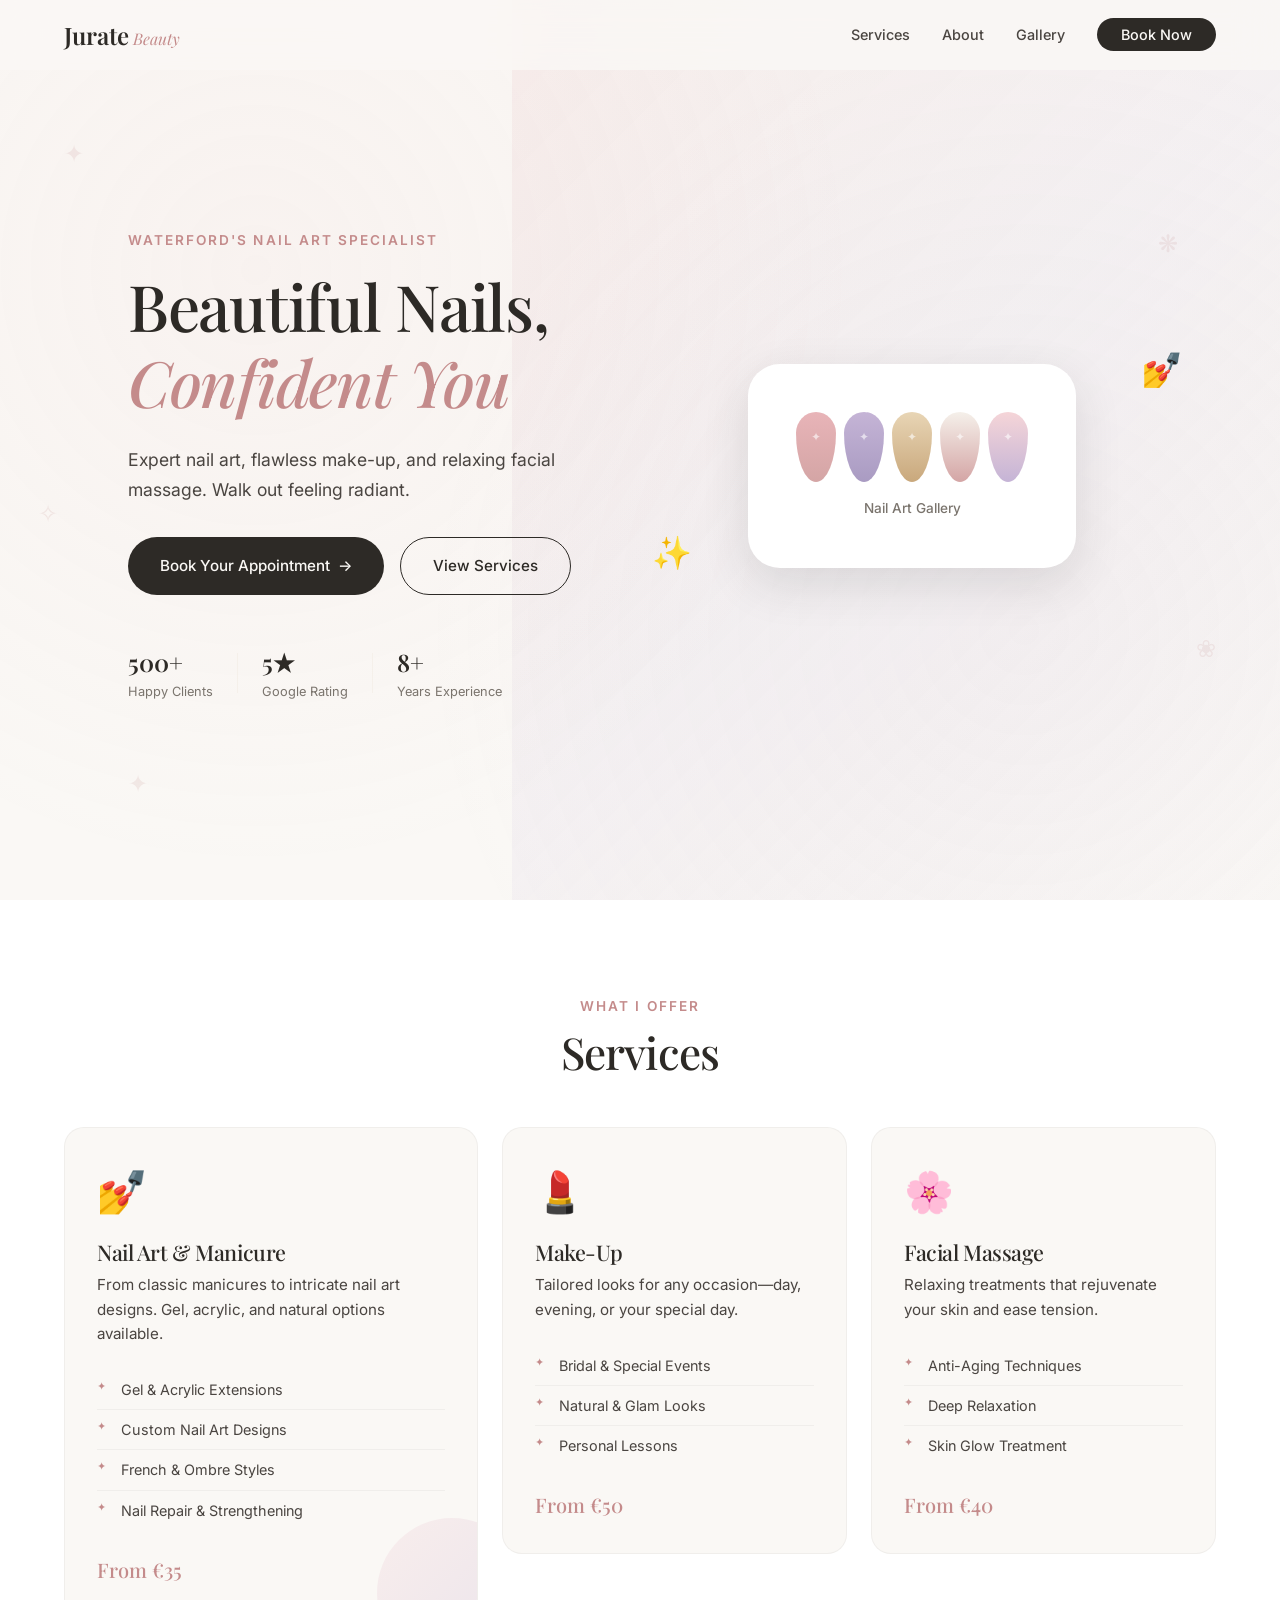
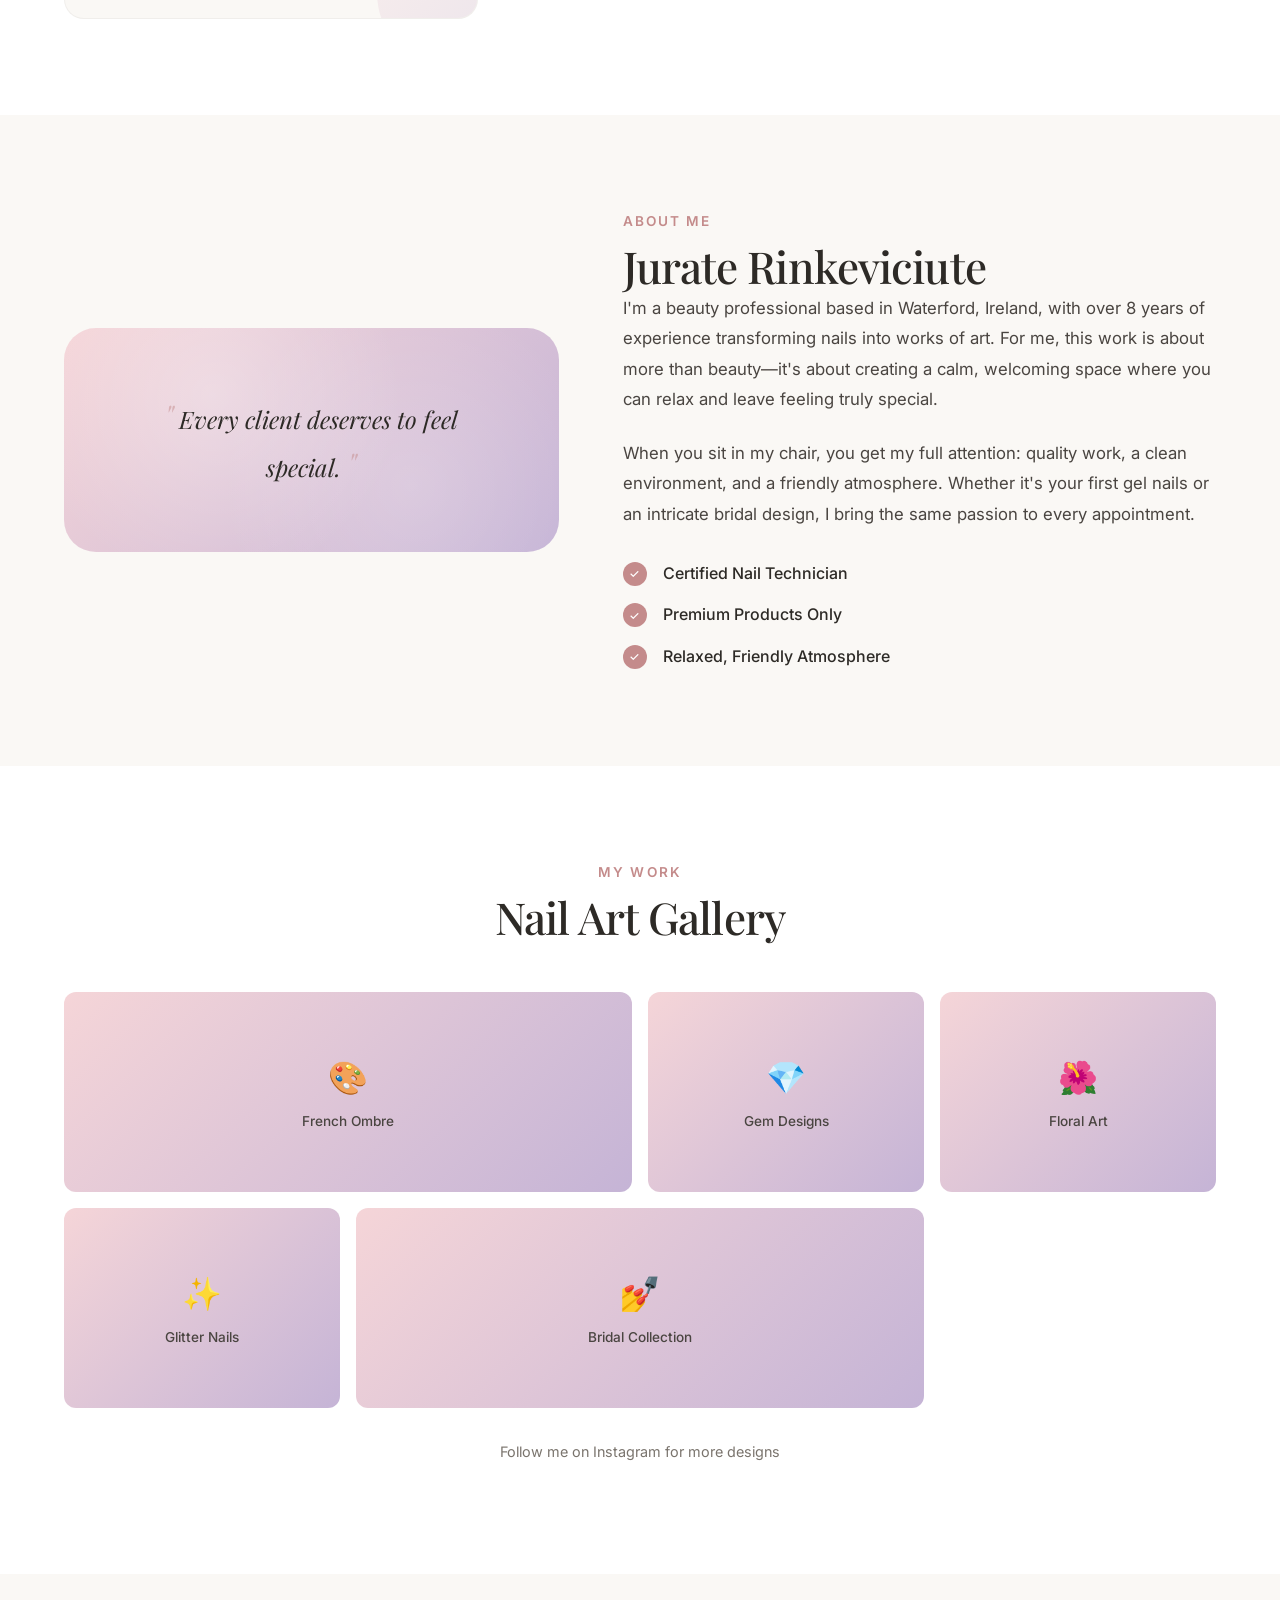
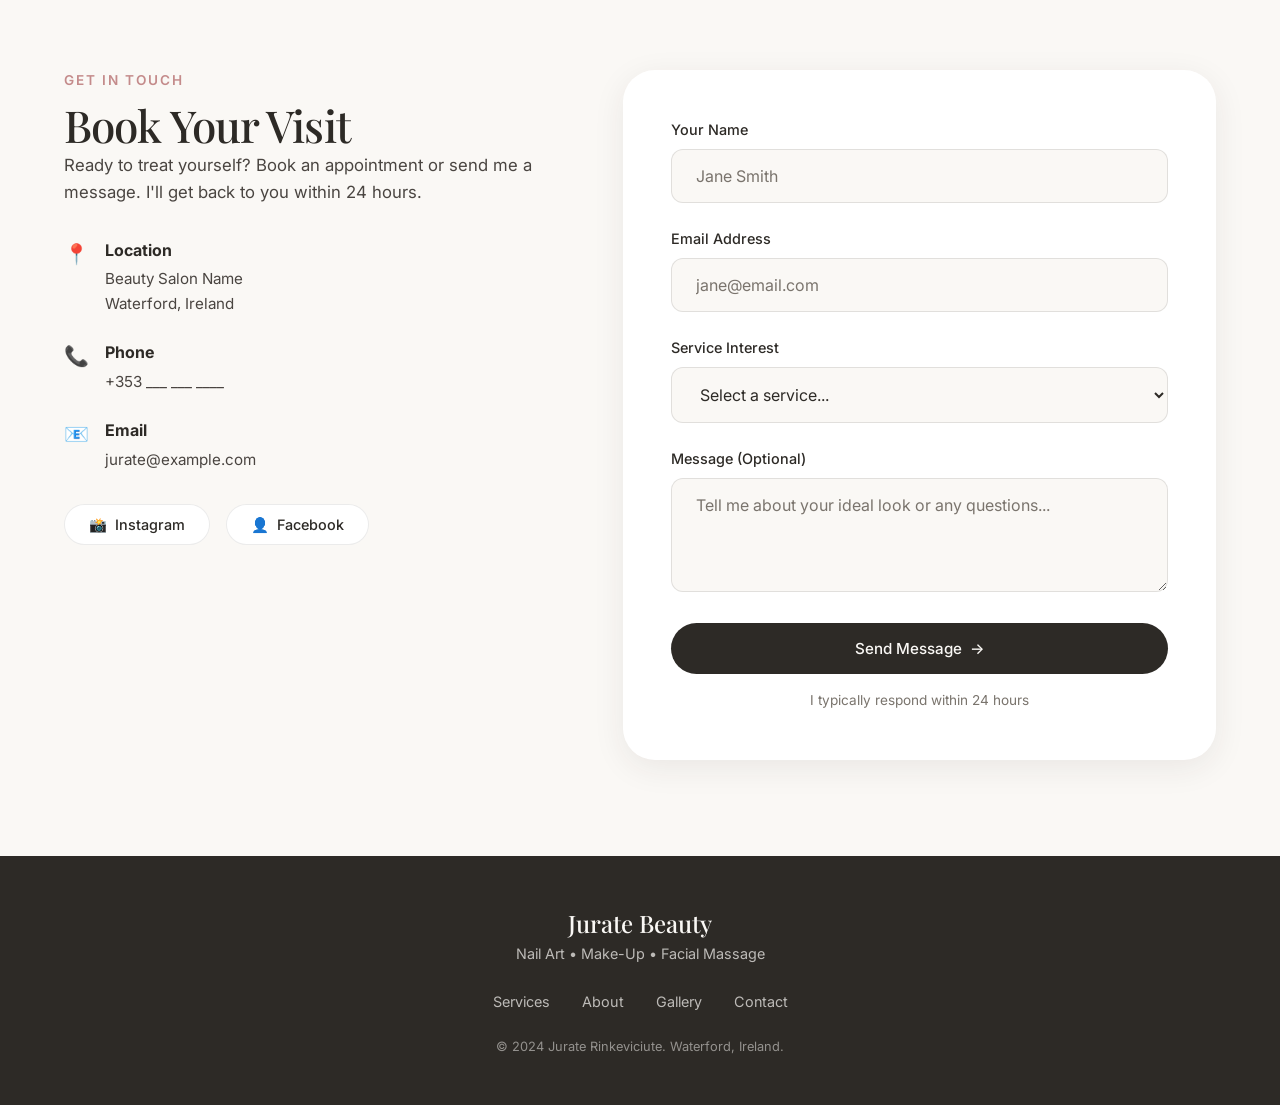
<file: index.html>
<!DOCTYPE html>
<html lang="en">
<head>
  <meta charset="UTF-8">
  <meta name="viewport" content="width=device-width, initial-scale=1.0">
  <title>Jurate Rinkeviciute – Nail Art & Beauty | Waterford</title>
  <meta name="description" content="Professional nail art, make-up and facial massage in Waterford, Ireland. Book your appointment with Jurate.">
  <link rel="preconnect" href="https://fonts.googleapis.com">
  <link rel="preconnect" href="https://fonts.gstatic.com" crossorigin>
  <link href="https://fonts.googleapis.com/css2?family=Playfair+Display:ital,wght@0,400;0,500;0,600;0,700;1,400&family=Inter:wght@300;400;500;600&display=swap" rel="stylesheet">
  <link rel="stylesheet" href="style.css">
</head>
<body>
  <!-- Decorative Background Pattern -->
  <div class="bg-pattern"></div>
  
  <!-- Floating Nail Art Elements -->
  <div class="floating-elements">
    <div class="float-element float-1">✦</div>
    <div class="float-element float-2">❋</div>
    <div class="float-element float-3">✧</div>
    <div class="float-element float-4">❀</div>
    <div class="float-element float-5">✦</div>
  </div>

  <header class="site-header">
    <nav class="nav">
      <a href="#hero" class="logo">
        <span class="logo-text">Jurate</span>
        <span class="logo-accent">Beauty</span>
      </a>
      <ul class="nav-list">
        <li><a href="#services">Services</a></li>
        <li><a href="#about">About</a></li>
        <li><a href="#gallery">Gallery</a></li>
        <li><a href="#contact" class="nav-cta">Book Now</a></li>
      </ul>
      <button class="mobile-menu-btn" aria-label="Menu">
        <span></span>
        <span></span>
        <span></span>
      </button>
    </nav>
  </header>

  <main>
    <!-- Hero - Asymmetric Layout -->
    <section class="hero" id="hero">
      <div class="hero-bg-gradient"></div>
      <div class="hero-content">
        <div class="hero-text">
          <p class="hero-tagline">Waterford's Nail Art Specialist</p>
          <h1 class="hero-title">
            Beautiful Nails,<br>
            <span class="title-accent">Confident You</span>
          </h1>
          <p class="hero-subtitle">
            Expert nail art, flawless make-up, and relaxing facial massage. 
            Walk out feeling radiant.
          </p>
          <div class="hero-cta-group">
            <a href="#contact" class="btn btn-primary">
              Book Your Appointment
              <span class="btn-icon">→</span>
            </a>
            <a href="#services" class="btn btn-ghost">View Services</a>
          </div>
          <div class="hero-trust">
            <div class="trust-item">
              <span class="trust-number">500+</span>
              <span class="trust-label">Happy Clients</span>
            </div>
            <div class="trust-divider"></div>
            <div class="trust-item">
              <span class="trust-number">5★</span>
              <span class="trust-label">Google Rating</span>
            </div>
            <div class="trust-divider"></div>
            <div class="trust-item">
              <span class="trust-number">8+</span>
              <span class="trust-label">Years Experience</span>
            </div>
          </div>
        </div>
        <div class="hero-visual">
          <div class="hero-card">
            <div class="nail-showcase">
              <div class="nail nail-1"></div>
              <div class="nail nail-2"></div>
              <div class="nail nail-3"></div>
              <div class="nail nail-4"></div>
              <div class="nail nail-5"></div>
            </div>
            <div class="showcase-label">Nail Art Gallery</div>
          </div>
          <div class="hero-decoration deco-1">💅</div>
          <div class="hero-decoration deco-2">✨</div>
        </div>
      </div>
    </section>

    <!-- Services - Bento Grid -->
    <section class="section services" id="services">
      <div class="container">
        <div class="section-header">
          <p class="section-tagline">What I Offer</p>
          <h2 class="section-title">Services</h2>
        </div>
        <div class="services-bento">
          <article class="bento-card bento-large">
            <div class="bento-icon">💅</div>
            <h3 class="bento-title">Nail Art & Manicure</h3>
            <p class="bento-desc">From classic manicures to intricate nail art designs. Gel, acrylic, and natural options available.</p>
            <ul class="bento-features">
              <li>Gel & Acrylic Extensions</li>
              <li>Custom Nail Art Designs</li>
              <li>French & Ombre Styles</li>
              <li>Nail Repair & Strengthening</li>
            </ul>
            <div class="bento-price">From €35</div>
            <div class="bento-decoration"></div>
          </article>
          
          <article class="bento-card">
            <div class="bento-icon">💄</div>
            <h3 class="bento-title">Make-Up</h3>
            <p class="bento-desc">Tailored looks for any occasion—day, evening, or your special day.</p>
            <ul class="bento-features">
              <li>Bridal & Special Events</li>
              <li>Natural & Glam Looks</li>
              <li>Personal Lessons</li>
            </ul>
            <div class="bento-price">From €50</div>
          </article>
          
          <article class="bento-card">
            <div class="bento-icon">🌸</div>
            <h3 class="bento-title">Facial Massage</h3>
            <p class="bento-desc">Relaxing treatments that rejuvenate your skin and ease tension.</p>
            <ul class="bento-features">
              <li>Anti-Aging Techniques</li>
              <li>Deep Relaxation</li>
              <li>Skin Glow Treatment</li>
            </ul>
            <div class="bento-price">From €40</div>
          </article>
        </div>
      </div>
    </section>

    <!-- About - Personal Touch -->
    <section class="section about" id="about">
      <div class="container">
        <div class="about-grid">
          <div class="about-visual">
            <div class="about-card">
              <div class="about-pattern"></div>
              <div class="about-quote">
                <span class="quote-mark">"</span>
                Every client deserves to feel special.
                <span class="quote-mark">"</span>
              </div>
            </div>
          </div>
          <div class="about-content">
            <p class="section-tagline">About Me</p>
            <h2 class="section-title text-left">Jurate Rinkeviciute</h2>
            <p class="about-text">
              I'm a beauty professional based in Waterford, Ireland, with over 8 years of experience 
              transforming nails into works of art. For me, this work is about more than beauty—it's 
              about creating a calm, welcoming space where you can relax and leave feeling truly special.
            </p>
            <p class="about-text">
              When you sit in my chair, you get my full attention: quality work, a clean environment, 
              and a friendly atmosphere. Whether it's your first gel nails or an intricate bridal design, 
              I bring the same passion to every appointment.
            </p>
            <div class="about-highlights">
              <div class="highlight-item">
                <span class="highlight-icon">✓</span>
                <span>Certified Nail Technician</span>
              </div>
              <div class="highlight-item">
                <span class="highlight-icon">✓</span>
                <span>Premium Products Only</span>
              </div>
              <div class="highlight-item">
                <span class="highlight-icon">✓</span>
                <span>Relaxed, Friendly Atmosphere</span>
              </div>
            </div>
          </div>
        </div>
      </div>
    </section>

    <!-- Gallery Placeholder -->
    <section class="section gallery" id="gallery">
      <div class="container">
        <div class="section-header">
          <p class="section-tagline">My Work</p>
          <h2 class="section-title">Nail Art Gallery</h2>
        </div>
        <div class="gallery-grid">
          <div class="gallery-item gallery-item-lg">
            <div class="gallery-placeholder">
              <span class="placeholder-icon">🎨</span>
              <span class="placeholder-text">French Ombre</span>
            </div>
          </div>
          <div class="gallery-item">
            <div class="gallery-placeholder">
              <span class="placeholder-icon">💎</span>
              <span class="placeholder-text">Gem Designs</span>
            </div>
          </div>
          <div class="gallery-item">
            <div class="gallery-placeholder">
              <span class="placeholder-icon">🌺</span>
              <span class="placeholder-text">Floral Art</span>
            </div>
          </div>
          <div class="gallery-item">
            <div class="gallery-placeholder">
              <span class="placeholder-icon">✨</span>
              <span class="placeholder-text">Glitter Nails</span>
            </div>
          </div>
          <div class="gallery-item gallery-item-lg">
            <div class="gallery-placeholder">
              <span class="placeholder-icon">💅</span>
              <span class="placeholder-text">Bridal Collection</span>
            </div>
          </div>
        </div>
        <p class="gallery-note">Follow me on Instagram for more designs</p>
      </div>
    </section>

    <!-- Contact / Booking -->
    <section class="section contact" id="contact">
      <div class="container">
        <div class="contact-grid">
          <div class="contact-info">
            <p class="section-tagline">Get in Touch</p>
            <h2 class="section-title text-left">Book Your Visit</h2>
            <p class="contact-text">
              Ready to treat yourself? Book an appointment or send me a message. 
              I'll get back to you within 24 hours.
            </p>
            
            <div class="contact-details">
              <div class="contact-item">
                <span class="contact-icon">📍</span>
                <div>
                  <strong>Location</strong>
                  <p>Beauty Salon Name<br>Waterford, Ireland</p>
                </div>
              </div>
              <div class="contact-item">
                <span class="contact-icon">📞</span>
                <div>
                  <strong>Phone</strong>
                  <p>+353 ___ ___ ____</p>
                </div>
              </div>
              <div class="contact-item">
                <span class="contact-icon">📧</span>
                <div>
                  <strong>Email</strong>
                  <p>jurate@example.com</p>
                </div>
              </div>
            </div>
            
            <div class="social-links">
              <a href="https://www.instagram.com/example" target="_blank" rel="noopener noreferrer" class="social-link">
                <span class="social-icon">📸</span>
                Instagram
              </a>
              <a href="https://www.facebook.com/example" target="_blank" rel="noopener noreferrer" class="social-link">
                <span class="social-icon">👤</span>
                Facebook
              </a>
            </div>
          </div>
          
          <form class="contact-form" action="#" method="post">
            <div class="form-group">
              <label for="name">Your Name</label>
              <input type="text" id="name" name="name" required placeholder="Jane Smith">
            </div>
            <div class="form-group">
              <label for="email">Email Address</label>
              <input type="email" id="email" name="email" required placeholder="jane@email.com">
            </div>
            <div class="form-group">
              <label for="service">Service Interest</label>
              <select id="service" name="service">
                <option value="">Select a service...</option>
                <option value="nails">Nail Art & Manicure</option>
                <option value="makeup">Make-Up</option>
                <option value="facial">Facial Massage</option>
                <option value="combo">Multiple Services</option>
              </select>
            </div>
            <div class="form-group">
              <label for="message">Message (Optional)</label>
              <textarea id="message" name="message" rows="4" placeholder="Tell me about your ideal look or any questions..."></textarea>
            </div>
            <button type="submit" class="btn btn-primary btn-full">
              Send Message
              <span class="btn-icon">→</span>
            </button>
            <p class="form-note">I typically respond within 24 hours</p>
          </form>
        </div>
      </div>
    </section>
  </main>

  <footer class="site-footer">
    <div class="container">
      <div class="footer-content">
        <div class="footer-brand">
          <span class="footer-logo">Jurate Beauty</span>
          <p class="footer-tagline">Nail Art • Make-Up • Facial Massage</p>
        </div>
        <div class="footer-links">
          <a href="#services">Services</a>
          <a href="#about">About</a>
          <a href="#gallery">Gallery</a>
          <a href="#contact">Contact</a>
        </div>
        <p class="footer-copy">&copy; 2024 Jurate Rinkeviciute. Waterford, Ireland.</p>
      </div>
    </div>
  </footer>

  <script>
    // Smooth scroll
    document.querySelectorAll('a[href^="#"]').forEach(anchor => {
      anchor.addEventListener('click', function (e) {
        e.preventDefault();
        const target = document.querySelector(this.getAttribute('href'));
        if (target) {
          target.scrollIntoView({ behavior: 'smooth', block: 'start' });
        }
      });
    });

    // Mobile menu toggle
    const menuBtn = document.querySelector('.mobile-menu-btn');
    const navList = document.querySelector('.nav-list');
    if (menuBtn) {
      menuBtn.addEventListener('click', () => {
        navList.classList.toggle('nav-open');
        menuBtn.classList.toggle('menu-open');
      });
    }

    // Header scroll effect
    const header = document.querySelector('.site-header');
    window.addEventListener('scroll', () => {
      if (window.scrollY > 50) {
        header.classList.add('header-scrolled');
      } else {
        header.classList.remove('header-scrolled');
      }
    });
  </script>
</body>
</html>
</file>
<file: style.css>
/* ============================================
   Jurate Rinkeviciute – Personal Portfolio
   Luxury aesthetic with nail art elements
   Based on webd design framework
   ============================================ */

:root {
  /* Color Palette - Luxury with pink accents */
  --color-cream: #faf8f5;
  --color-cream-dark: #f5f0ea;
  --color-charcoal: #2d2a26;
  --color-charcoal-light: #4a4541;
  --color-gold: #c9a87c;
  --color-gold-light: #e8d5b5;
  --color-rose: #d4a5a5;
  --color-rose-deep: #c48b8b;
  --color-pink: #e8b4b8;
  --color-pink-soft: #f5d5d8;
  --color-lavender: #c5b4d6;
  
  /* Semantic colors */
  --bg-primary: var(--color-cream);
  --bg-secondary: #fff;
  --bg-accent: linear-gradient(135deg, var(--color-pink-soft) 0%, var(--color-lavender) 100%);
  --text-primary: var(--color-charcoal);
  --text-secondary: var(--color-charcoal-light);
  --text-muted: #7a746d;
  --accent-primary: var(--color-rose-deep);
  --accent-secondary: var(--color-gold);
  
  /* Typography - Luxury pairing */
  --font-display: "Playfair Display", Georgia, serif;
  --font-body: "Inter", -apple-system, BlinkMacSystemFont, sans-serif;
  
  /* Spacing scale (8px base) */
  --space-1: 0.25rem;  /* 4px */
  --space-2: 0.5rem;   /* 8px */
  --space-3: 1rem;     /* 16px */
  --space-4: 1.5rem;   /* 24px */
  --space-5: 2rem;     /* 32px */
  --space-6: 3rem;     /* 48px */
  --space-7: 4rem;     /* 64px */
  --space-8: 6rem;     /* 96px */
  
  /* Shadows - soft, elegant */
  --shadow-sm: 0 2px 8px rgba(45, 42, 38, 0.04);
  --shadow-md: 0 4px 16px rgba(45, 42, 38, 0.06);
  --shadow-lg: 0 8px 32px rgba(45, 42, 38, 0.08);
  --shadow-xl: 0 16px 48px rgba(45, 42, 38, 0.12);
  
  /* Borders */
  --radius-sm: 8px;
  --radius-md: 12px;
  --radius-lg: 20px;
  --radius-xl: 32px;
  --radius-full: 9999px;
  
  /* Transitions */
  --ease-out: cubic-bezier(0.33, 1, 0.68, 1);
  --ease-in-out: cubic-bezier(0.65, 0, 0.35, 1);
  --duration-fast: 150ms;
  --duration-normal: 300ms;
  --duration-slow: 500ms;
}

/* Reset & Base */
*, *::before, *::after {
  box-sizing: border-box;
}

html {
  scroll-behavior: smooth;
  -webkit-font-smoothing: antialiased;
}

body {
  margin: 0;
  font-family: var(--font-body);
  font-size: 1rem;
  font-weight: 400;
  line-height: 1.6;
  color: var(--text-primary);
  background-color: var(--bg-primary);
  overflow-x: hidden;
}

/* Background Pattern */
.bg-pattern {
  position: fixed;
  top: 0;
  left: 0;
  right: 0;
  bottom: 0;
  background-image: 
    radial-gradient(circle at 20% 30%, rgba(232, 180, 184, 0.08) 0%, transparent 50%),
    radial-gradient(circle at 80% 70%, rgba(197, 180, 214, 0.08) 0%, transparent 50%);
  pointer-events: none;
  z-index: 0;
}

/* Floating Elements */
.floating-elements {
  position: fixed;
  top: 0;
  left: 0;
  right: 0;
  bottom: 0;
  pointer-events: none;
  z-index: 1;
  overflow: hidden;
}

.float-element {
  position: absolute;
  font-size: 1.5rem;
  opacity: 0.15;
  color: var(--accent-primary);
  animation: float 20s ease-in-out infinite;
}

.float-1 { top: 15%; left: 5%; animation-delay: 0s; }
.float-2 { top: 25%; right: 8%; animation-delay: -4s; }
.float-3 { top: 55%; left: 3%; animation-delay: -8s; }
.float-4 { top: 70%; right: 5%; animation-delay: -12s; }
.float-5 { top: 85%; left: 10%; animation-delay: -16s; }

@keyframes float {
  0%, 100% { transform: translateY(0) rotate(0deg); }
  50% { transform: translateY(-20px) rotate(10deg); }
}

/* Typography */
h1, h2, h3, h4 {
  font-family: var(--font-display);
  font-weight: 500;
  line-height: 1.2;
  letter-spacing: -0.02em;
}

a {
  color: inherit;
  text-decoration: none;
  transition: color var(--duration-fast) var(--ease-out);
}

/* Layout */
.container {
  width: 100%;
  max-width: 1200px;
  margin: 0 auto;
  padding: 0 var(--space-4);
}

/* Header */
.site-header {
  position: fixed;
  top: 0;
  left: 0;
  right: 0;
  z-index: 100;
  padding: var(--space-3) 0;
  background: rgba(250, 248, 245, 0.8);
  backdrop-filter: blur(20px);
  transition: all var(--duration-normal) var(--ease-out);
}

.site-header.header-scrolled {
  background: rgba(255, 255, 255, 0.95);
  box-shadow: var(--shadow-sm);
}

.nav {
  display: flex;
  align-items: center;
  justify-content: space-between;
  max-width: 1200px;
  margin: 0 auto;
  padding: 0 var(--space-4);
}

.logo {
  display: flex;
  align-items: baseline;
  gap: var(--space-1);
}

.logo-text {
  font-family: var(--font-display);
  font-size: 1.5rem;
  font-weight: 600;
  color: var(--text-primary);
}

.logo-accent {
  font-family: var(--font-display);
  font-size: 1rem;
  font-weight: 400;
  font-style: italic;
  color: var(--accent-primary);
}

.nav-list {
  display: flex;
  align-items: center;
  gap: var(--space-5);
  list-style: none;
  margin: 0;
  padding: 0;
}

.nav-list a {
  font-size: 0.9rem;
  font-weight: 500;
  color: var(--text-secondary);
  position: relative;
}

.nav-list a:not(.nav-cta)::after {
  content: '';
  position: absolute;
  bottom: -4px;
  left: 0;
  width: 0;
  height: 1px;
  background: var(--accent-primary);
  transition: width var(--duration-normal) var(--ease-out);
}

.nav-list a:not(.nav-cta):hover::after {
  width: 100%;
}

.nav-cta {
  padding: var(--space-2) var(--space-4);
  background: var(--text-primary);
  color: var(--bg-primary) !important;
  border-radius: var(--radius-full);
  font-weight: 500;
  transition: all var(--duration-fast) var(--ease-out);
}

.nav-cta:hover {
  background: var(--accent-primary);
  transform: translateY(-2px);
}

.mobile-menu-btn {
  display: none;
  flex-direction: column;
  gap: 5px;
  padding: var(--space-2);
  background: none;
  border: none;
  cursor: pointer;
}

.mobile-menu-btn span {
  width: 24px;
  height: 2px;
  background: var(--text-primary);
  transition: all var(--duration-fast) var(--ease-out);
}

/* Hero Section */
.hero {
  min-height: 100vh;
  display: flex;
  align-items: center;
  padding: var(--space-8) 0 var(--space-7);
  position: relative;
  overflow: hidden;
}

.hero-bg-gradient {
  position: absolute;
  top: 0;
  right: 0;
  width: 60%;
  height: 100%;
  background: linear-gradient(135deg, rgba(232, 180, 184, 0.15) 0%, rgba(197, 180, 214, 0.1) 50%, transparent 100%);
  pointer-events: none;
}

.hero-content {
  display: grid;
  grid-template-columns: 1fr 1fr;
  gap: var(--space-7);
  align-items: center;
  max-width: 1200px;
  margin: 0 auto;
  padding: 0 var(--space-4);
  position: relative;
  z-index: 2;
}

.hero-tagline {
  font-size: 0.85rem;
  font-weight: 600;
  text-transform: uppercase;
  letter-spacing: 0.15em;
  color: var(--accent-primary);
  margin: 0 0 var(--space-3);
}

.hero-title {
  font-size: clamp(2.5rem, 5vw, 4rem);
  margin: 0 0 var(--space-4);
  color: var(--text-primary);
}

.title-accent {
  color: var(--accent-primary);
  font-style: italic;
}

.hero-subtitle {
  font-size: 1.1rem;
  color: var(--text-secondary);
  margin: 0 0 var(--space-5);
  max-width: 480px;
  line-height: 1.7;
}

.hero-cta-group {
  display: flex;
  gap: var(--space-3);
  flex-wrap: wrap;
  margin-bottom: var(--space-6);
}

/* Buttons */
.btn {
  display: inline-flex;
  align-items: center;
  gap: var(--space-2);
  padding: var(--space-3) var(--space-5);
  font-family: var(--font-body);
  font-size: 0.95rem;
  font-weight: 500;
  border: none;
  border-radius: var(--radius-full);
  cursor: pointer;
  transition: all var(--duration-normal) var(--ease-out);
}

.btn-primary {
  background: var(--text-primary);
  color: var(--bg-primary);
}

.btn-primary:hover {
  background: var(--accent-primary);
  transform: translateY(-3px);
  box-shadow: var(--shadow-lg);
}

.btn-ghost {
  background: transparent;
  color: var(--text-primary);
  border: 1px solid var(--text-primary);
}

.btn-ghost:hover {
  background: var(--text-primary);
  color: var(--bg-primary);
}

.btn-icon {
  transition: transform var(--duration-fast) var(--ease-out);
}

.btn:hover .btn-icon {
  transform: translateX(4px);
}

.btn-full {
  width: 100%;
  justify-content: center;
}

/* Hero Trust Signals */
.hero-trust {
  display: flex;
  align-items: center;
  gap: var(--space-4);
}

.trust-item {
  display: flex;
  flex-direction: column;
}

.trust-number {
  font-family: var(--font-display);
  font-size: 1.5rem;
  font-weight: 600;
  color: var(--text-primary);
}

.trust-label {
  font-size: 0.8rem;
  color: var(--text-muted);
}

.trust-divider {
  width: 1px;
  height: 40px;
  background: var(--color-cream-dark);
}

/* Hero Visual */
.hero-visual {
  position: relative;
  display: flex;
  justify-content: center;
  align-items: center;
}

.hero-card {
  background: var(--bg-secondary);
  padding: var(--space-6);
  border-radius: var(--radius-xl);
  box-shadow: var(--shadow-xl);
  position: relative;
}

.nail-showcase {
  display: flex;
  gap: var(--space-2);
  margin-bottom: var(--space-3);
}

.nail {
  width: 40px;
  height: 70px;
  border-radius: 50% 50% 50% 50% / 30% 30% 70% 70%;
  position: relative;
  overflow: hidden;
}

.nail-1 { background: linear-gradient(180deg, var(--color-pink) 0%, var(--color-rose) 100%); }
.nail-2 { background: linear-gradient(180deg, var(--color-lavender) 0%, #a99bc2 100%); }
.nail-3 { background: linear-gradient(180deg, var(--color-gold-light) 0%, var(--color-gold) 100%); }
.nail-4 { background: linear-gradient(180deg, var(--color-cream-dark) 0%, var(--color-rose) 100%); }
.nail-5 { background: linear-gradient(180deg, var(--color-pink-soft) 0%, var(--color-lavender) 100%); }

.nail::after {
  content: '✦';
  position: absolute;
  top: 15px;
  left: 50%;
  transform: translateX(-50%);
  font-size: 12px;
  color: rgba(255, 255, 255, 0.6);
}

.showcase-label {
  text-align: center;
  font-size: 0.85rem;
  color: var(--text-muted);
  font-weight: 500;
}

.hero-decoration {
  position: absolute;
  font-size: 2rem;
  animation: bounce 3s ease-in-out infinite;
}

.deco-1 { top: -20px; right: -30px; animation-delay: 0s; }
.deco-2 { bottom: -10px; left: -20px; animation-delay: -1.5s; }

@keyframes bounce {
  0%, 100% { transform: translateY(0); }
  50% { transform: translateY(-10px); }
}

/* Sections */
.section {
  padding: var(--space-8) 0;
  position: relative;
}

.section-header {
  text-align: center;
  margin-bottom: var(--space-6);
}

.section-tagline {
  font-size: 0.85rem;
  font-weight: 600;
  text-transform: uppercase;
  letter-spacing: 0.15em;
  color: var(--accent-primary);
  margin: 0 0 var(--space-2);
}

.section-title {
  font-size: clamp(2rem, 4vw, 2.75rem);
  margin: 0;
  color: var(--text-primary);
}

.section-title.text-left {
  text-align: left;
}

/* Services Bento Grid */
.services {
  background: var(--bg-secondary);
}

.services-bento {
  display: grid;
  grid-template-columns: 1.2fr 1fr 1fr;
  gap: var(--space-4);
}

.bento-card {
  background: var(--bg-primary);
  padding: var(--space-5);
  border-radius: var(--radius-lg);
  border: 1px solid rgba(0, 0, 0, 0.04);
  transition: all var(--duration-normal) var(--ease-out);
  position: relative;
  overflow: hidden;
}

.bento-card:hover {
  transform: translateY(-4px);
  box-shadow: var(--shadow-lg);
}

.bento-large {
  grid-row: span 2;
}

.bento-icon {
  font-size: 2.5rem;
  margin-bottom: var(--space-3);
}

.bento-title {
  font-size: 1.35rem;
  margin: 0 0 var(--space-2);
}

.bento-desc {
  color: var(--text-secondary);
  margin: 0 0 var(--space-4);
  font-size: 0.95rem;
}

.bento-features {
  list-style: none;
  padding: 0;
  margin: 0 0 var(--space-4);
}

.bento-features li {
  padding: var(--space-2) 0;
  padding-left: var(--space-4);
  position: relative;
  font-size: 0.9rem;
  color: var(--text-secondary);
  border-bottom: 1px solid rgba(0, 0, 0, 0.04);
}

.bento-features li:last-child {
  border-bottom: none;
}

.bento-features li::before {
  content: '✦';
  position: absolute;
  left: 0;
  color: var(--accent-primary);
  font-size: 0.7rem;
}

.bento-price {
  font-family: var(--font-display);
  font-size: 1.25rem;
  color: var(--accent-primary);
  font-weight: 500;
}

.bento-decoration {
  position: absolute;
  bottom: -50px;
  right: -50px;
  width: 150px;
  height: 150px;
  background: var(--bg-accent);
  border-radius: 50%;
  opacity: 0.3;
}

/* About Section */
.about-grid {
  display: grid;
  grid-template-columns: 1fr 1.2fr;
  gap: var(--space-7);
  align-items: center;
}

.about-visual {
  position: relative;
}

.about-card {
  background: var(--bg-accent);
  padding: var(--space-7);
  border-radius: var(--radius-xl);
  position: relative;
  overflow: hidden;
}

.about-pattern {
  position: absolute;
  top: 0;
  left: 0;
  right: 0;
  bottom: 0;
  background-image: 
    radial-gradient(circle at 30% 30%, rgba(255, 255, 255, 0.3) 0%, transparent 50%),
    radial-gradient(circle at 70% 70%, rgba(255, 255, 255, 0.2) 0%, transparent 50%);
}

.about-quote {
  position: relative;
  font-family: var(--font-display);
  font-size: 1.5rem;
  font-style: italic;
  color: var(--text-primary);
  text-align: center;
  line-height: 1.5;
}

.quote-mark {
  color: var(--accent-primary);
  font-size: 2rem;
  opacity: 0.5;
}

.about-text {
  color: var(--text-secondary);
  margin: 0 0 var(--space-4);
  font-size: 1.05rem;
  line-height: 1.8;
}

.about-highlights {
  display: flex;
  flex-direction: column;
  gap: var(--space-3);
  margin-top: var(--space-5);
}

.highlight-item {
  display: flex;
  align-items: center;
  gap: var(--space-3);
  font-weight: 500;
}

.highlight-icon {
  width: 24px;
  height: 24px;
  display: flex;
  align-items: center;
  justify-content: center;
  background: var(--accent-primary);
  color: white;
  border-radius: var(--radius-full);
  font-size: 0.75rem;
}

/* Gallery */
.gallery {
  background: var(--bg-secondary);
}

.gallery-grid {
  display: grid;
  grid-template-columns: repeat(4, 1fr);
  grid-template-rows: repeat(2, 200px);
  gap: var(--space-3);
}

.gallery-item {
  border-radius: var(--radius-md);
  overflow: hidden;
  background: var(--bg-primary);
  transition: all var(--duration-normal) var(--ease-out);
}

.gallery-item:hover {
  transform: scale(1.02);
  box-shadow: var(--shadow-md);
}

.gallery-item-lg {
  grid-column: span 2;
}

.gallery-placeholder {
  width: 100%;
  height: 100%;
  display: flex;
  flex-direction: column;
  align-items: center;
  justify-content: center;
  gap: var(--space-2);
  background: var(--bg-accent);
}

.placeholder-icon {
  font-size: 2rem;
}

.placeholder-text {
  font-size: 0.85rem;
  font-weight: 500;
  color: var(--text-secondary);
}

.gallery-note {
  text-align: center;
  margin-top: var(--space-5);
  color: var(--text-muted);
  font-size: 0.9rem;
}

/* Contact Section */
.contact-grid {
  display: grid;
  grid-template-columns: 1fr 1.2fr;
  gap: var(--space-7);
  align-items: start;
}

.contact-text {
  color: var(--text-secondary);
  margin: 0 0 var(--space-5);
  font-size: 1.05rem;
}

.contact-details {
  display: flex;
  flex-direction: column;
  gap: var(--space-4);
  margin-bottom: var(--space-5);
}

.contact-item {
  display: flex;
  gap: var(--space-3);
}

.contact-icon {
  font-size: 1.25rem;
}

.contact-item strong {
  display: block;
  margin-bottom: var(--space-1);
}

.contact-item p {
  margin: 0;
  color: var(--text-secondary);
  font-size: 0.95rem;
}

.social-links {
  display: flex;
  gap: var(--space-3);
}

.social-link {
  display: flex;
  align-items: center;
  gap: var(--space-2);
  padding: var(--space-2) var(--space-4);
  background: var(--bg-secondary);
  border: 1px solid rgba(0, 0, 0, 0.08);
  border-radius: var(--radius-full);
  font-size: 0.9rem;
  font-weight: 500;
  transition: all var(--duration-fast) var(--ease-out);
}

.social-link:hover {
  background: var(--text-primary);
  color: var(--bg-primary);
  border-color: var(--text-primary);
}

/* Contact Form */
.contact-form {
  background: var(--bg-secondary);
  padding: var(--space-6);
  border-radius: var(--radius-xl);
  box-shadow: var(--shadow-lg);
}

.form-group {
  margin-bottom: var(--space-4);
}

.form-group label {
  display: block;
  font-size: 0.9rem;
  font-weight: 500;
  margin-bottom: var(--space-2);
}

.form-group input,
.form-group select,
.form-group textarea {
  width: 100%;
  padding: var(--space-3) var(--space-4);
  font-family: var(--font-body);
  font-size: 1rem;
  border: 1px solid rgba(0, 0, 0, 0.1);
  border-radius: var(--radius-md);
  background: var(--bg-primary);
  color: var(--text-primary);
  transition: all var(--duration-fast) var(--ease-out);
}

.form-group input:focus,
.form-group select:focus,
.form-group textarea:focus {
  outline: none;
  border-color: var(--accent-primary);
  box-shadow: 0 0 0 3px rgba(196, 139, 139, 0.1);
}

.form-group input::placeholder,
.form-group textarea::placeholder {
  color: var(--text-muted);
}

.form-group textarea {
  resize: vertical;
  min-height: 100px;
}

.form-note {
  text-align: center;
  margin: var(--space-3) 0 0;
  font-size: 0.85rem;
  color: var(--text-muted);
}

/* Footer */
.site-footer {
  padding: var(--space-6) 0;
  background: var(--text-primary);
  color: var(--bg-primary);
}

.footer-content {
  display: flex;
  flex-direction: column;
  align-items: center;
  text-align: center;
  gap: var(--space-4);
}

.footer-logo {
  font-family: var(--font-display);
  font-size: 1.5rem;
  font-weight: 500;
}

.footer-tagline {
  font-size: 0.9rem;
  opacity: 0.7;
  margin: 0;
}

.footer-links {
  display: flex;
  gap: var(--space-5);
}

.footer-links a {
  font-size: 0.9rem;
  opacity: 0.7;
  transition: opacity var(--duration-fast) var(--ease-out);
}

.footer-links a:hover {
  opacity: 1;
}

.footer-copy {
  font-size: 0.8rem;
  opacity: 0.5;
  margin: 0;
}

/* Responsive Design */
@media (max-width: 1024px) {
  .hero-content {
    grid-template-columns: 1fr;
    text-align: center;
  }
  
  .hero-subtitle {
    margin-left: auto;
    margin-right: auto;
  }
  
  .hero-cta-group {
    justify-content: center;
  }
  
  .hero-trust {
    justify-content: center;
  }
  
  .hero-visual {
    display: none;
  }
  
  .services-bento {
    grid-template-columns: 1fr 1fr;
  }
  
  .bento-large {
    grid-row: span 1;
    grid-column: span 2;
  }
  
  .about-grid,
  .contact-grid {
    grid-template-columns: 1fr;
  }
  
  .about-visual {
    order: -1;
  }
  
  .about-content {
    text-align: center;
  }
  
  .section-title.text-left {
    text-align: center;
  }
  
  .about-highlights {
    align-items: center;
  }
  
  .gallery-grid {
    grid-template-columns: repeat(2, 1fr);
    grid-template-rows: repeat(3, 180px);
  }
}

@media (max-width: 768px) {
  .nav-list {
    position: fixed;
    top: 0;
    left: 0;
    right: 0;
    bottom: 0;
    background: var(--bg-secondary);
    flex-direction: column;
    justify-content: center;
    align-items: center;
    gap: var(--space-5);
    transform: translateX(100%);
    transition: transform var(--duration-normal) var(--ease-out);
  }
  
  .nav-list.nav-open {
    transform: translateX(0);
  }
  
  .nav-list a {
    font-size: 1.25rem;
  }
  
  .mobile-menu-btn {
    display: flex;
    z-index: 101;
  }
  
  .menu-open span:nth-child(1) {
    transform: rotate(45deg) translate(5px, 5px);
  }
  
  .menu-open span:nth-child(2) {
    opacity: 0;
  }
  
  .menu-open span:nth-child(3) {
    transform: rotate(-45deg) translate(5px, -5px);
  }
  
  .services-bento {
    grid-template-columns: 1fr;
  }
  
  .bento-large {
    grid-column: span 1;
  }
  
  .hero-trust {
    flex-direction: column;
    gap: var(--space-3);
  }
  
  .trust-divider {
    width: 40px;
    height: 1px;
  }
  
  .gallery-grid {
    grid-template-columns: 1fr;
    grid-template-rows: auto;
  }
  
  .gallery-item,
  .gallery-item-lg {
    grid-column: span 1;
    height: 150px;
  }
  
  .social-links {
    flex-direction: column;
  }
  
  .contact-form {
    padding: var(--space-4);
  }
}

@media (max-width: 480px) {
  .section {
    padding: var(--space-6) 0;
  }
  
  .btn {
    padding: var(--space-3) var(--space-4);
    font-size: 0.9rem;
  }
  
  .footer-links {
    flex-wrap: wrap;
    justify-content: center;
  }
}
</file>
